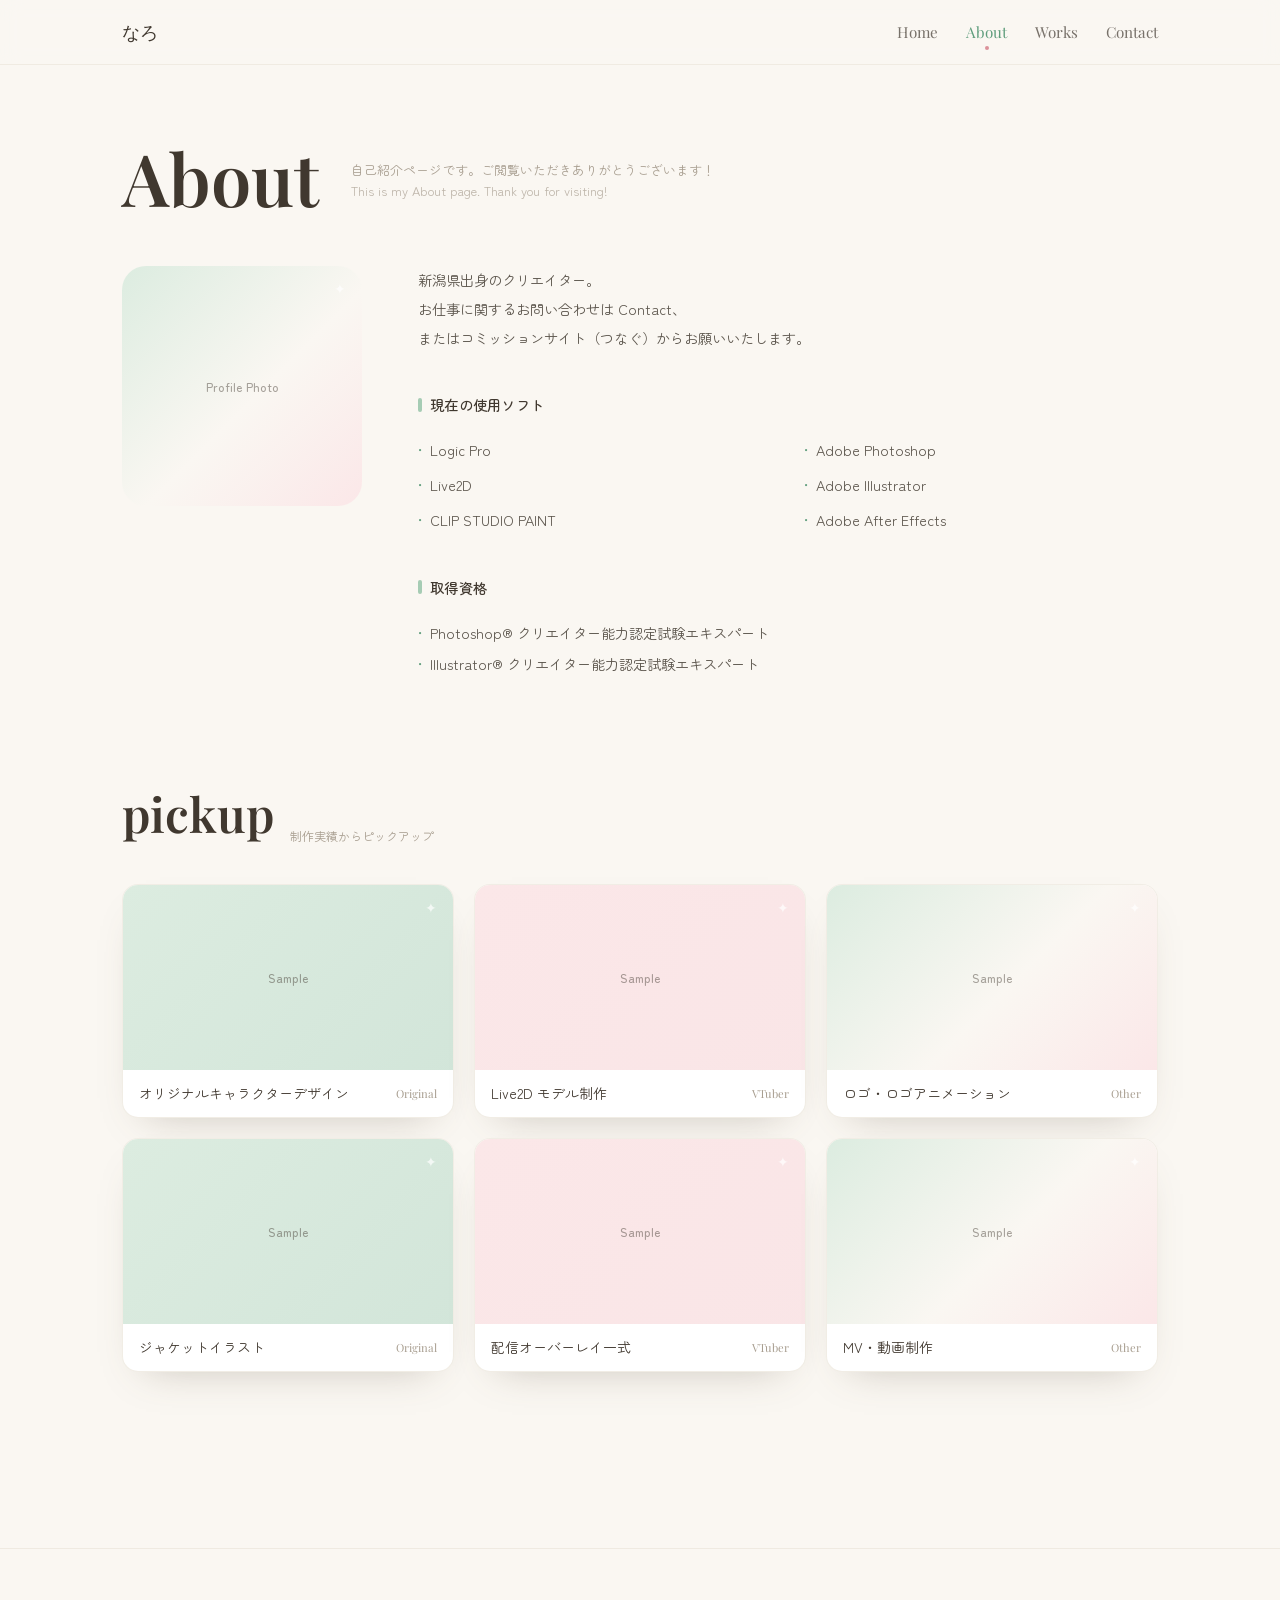
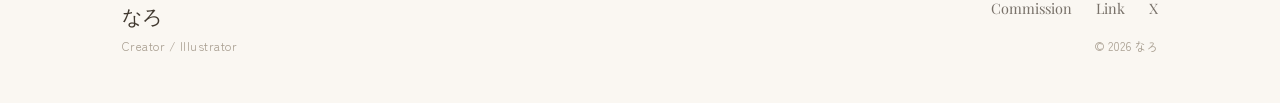
<file: about.html>
<!doctype html>
<html lang="ja">
  <head>
    <meta charset="utf-8" />
    <meta name="viewport" content="width=device-width, initial-scale=1" />
    <title>About — なろ</title>
    <meta name="description" content="プロフィール・使用ソフト・取得資格・ピックアップ作品。" />
    <link rel="preconnect" href="https://fonts.googleapis.com" />
    <link rel="preconnect" href="https://fonts.gstatic.com" crossorigin />
    <link
      href="https://fonts.googleapis.com/css2?family=Playfair+Display:wght@400;500;600;700&family=Zen+Maru+Gothic:wght@400;500;700&display=swap"
      rel="stylesheet"
    />
    <link rel="stylesheet" href="style.css" />
  </head>
  <body>
    <!-- ============ ヘッダー ============ -->
    <header class="site-header">
      <div class="site-header__inner">
        <a href="index.html" class="brand">なろ</a>
        <nav class="site-nav">
          <a href="index.html">Home</a>
          <a href="about.html" class="active">About</a>
          <a href="works.html">Works</a>
          <a href="contact.html">Contact</a>
        </nav>
      </div>
    </header>

    <main class="page">
      <div class="page-head rise">
        <h1>About</h1>
        <div class="page-head__sub">
          <p>自己紹介ページです。ご閲覧いただきありがとうございます！</p>
          <p><span>This is my About page. Thank you for visiting!</span></p>
        </div>
      </div>

      <!-- ============ プロフィール ============ -->
      <section class="profile">
        <div>
          <!-- TODO: プロフィール写真に差し替え →
               <img src="images/profile.jpg" alt="プロフィール写真" class="round-xl" /> -->
          <div class="ph ph--mixed ph--square round-xl">
            <span class="ph__label">Profile Photo</span>
          </div>
        </div>

        <div class="profile__body">
          <div class="intro">
            <p>新潟県出身のクリエイター。</p>
            <p>お仕事に関するお問い合わせは Contact、</p>
            <p>またはコミッションサイト（つなぐ）からお願いいたします。</p>
          </div>

          <div>
            <h3 class="sublabel">現在の使用ソフト</h3>
            <ul class="list list--2col">
              <li>Logic Pro</li>
              <li>Adobe Photoshop</li>
              <li>Live2D</li>
              <li>Adobe Illustrator</li>
              <li>CLIP STUDIO PAINT</li>
              <li>Adobe After Effects</li>
            </ul>
          </div>

          <div>
            <h3 class="sublabel">取得資格</h3>
            <ul class="list">
              <li>Photoshop® クリエイター能力認定試験エキスパート</li>
              <li>Illustrator® クリエイター能力認定試験エキスパート</li>
            </ul>
          </div>
        </div>
      </section>

      <!-- ============ pickup ============ -->
      <section style="margin-top: 6rem">
        <div class="section-title">
          <h2>pickup</h2>
          <p>制作実績からピックアップ</p>
        </div>
        <div class="grid-3" style="margin-top: 2rem">
          <article class="card">
            <div class="card__media">
              <div class="ph ph--sage"><span class="ph__label">Sample</span></div>
            </div>
            <div class="card__meta">
              <p class="card__title">オリジナルキャラクターデザイン</p>
              <span class="card__cat">Original</span>
            </div>
          </article>
          <article class="card">
            <div class="card__media">
              <div class="ph ph--blush"><span class="ph__label">Sample</span></div>
            </div>
            <div class="card__meta">
              <p class="card__title">Live2D モデル制作</p>
              <span class="card__cat">VTuber</span>
            </div>
          </article>
          <article class="card">
            <div class="card__media">
              <div class="ph ph--mixed"><span class="ph__label">Sample</span></div>
            </div>
            <div class="card__meta">
              <p class="card__title">ロゴ・ロゴアニメーション</p>
              <span class="card__cat">Other</span>
            </div>
          </article>
          <article class="card">
            <div class="card__media">
              <div class="ph ph--sage"><span class="ph__label">Sample</span></div>
            </div>
            <div class="card__meta">
              <p class="card__title">ジャケットイラスト</p>
              <span class="card__cat">Original</span>
            </div>
          </article>
          <article class="card">
            <div class="card__media">
              <div class="ph ph--blush"><span class="ph__label">Sample</span></div>
            </div>
            <div class="card__meta">
              <p class="card__title">配信オーバーレイ一式</p>
              <span class="card__cat">VTuber</span>
            </div>
          </article>
          <article class="card">
            <div class="card__media">
              <div class="ph ph--mixed"><span class="ph__label">Sample</span></div>
            </div>
            <div class="card__meta">
              <p class="card__title">MV・動画制作</p>
              <span class="card__cat">Other</span>
            </div>
          </article>
        </div>
      </section>
    </main>

    <!-- ============ フッター ============ -->
    <footer class="site-footer">
      <div class="site-footer__inner">
        <div>
          <p class="site-footer__name">なろ</p>
          <p class="site-footer__role">Creator / Illustrator</p>
        </div>
        <div class="site-footer__links">
          <nav class="social-nav">
            <a href="#" target="_blank" rel="noreferrer">Commission</a>
            <a href="#" target="_blank" rel="noreferrer">Link</a>
            <a href="#" target="_blank" rel="noreferrer">X</a>
          </nav>
          <p class="copyright">© <span id="year">2026</span> なろ</p>
        </div>
      </div>
    </footer>

    <script src="script.js"></script>
  </body>
</html>
</file>
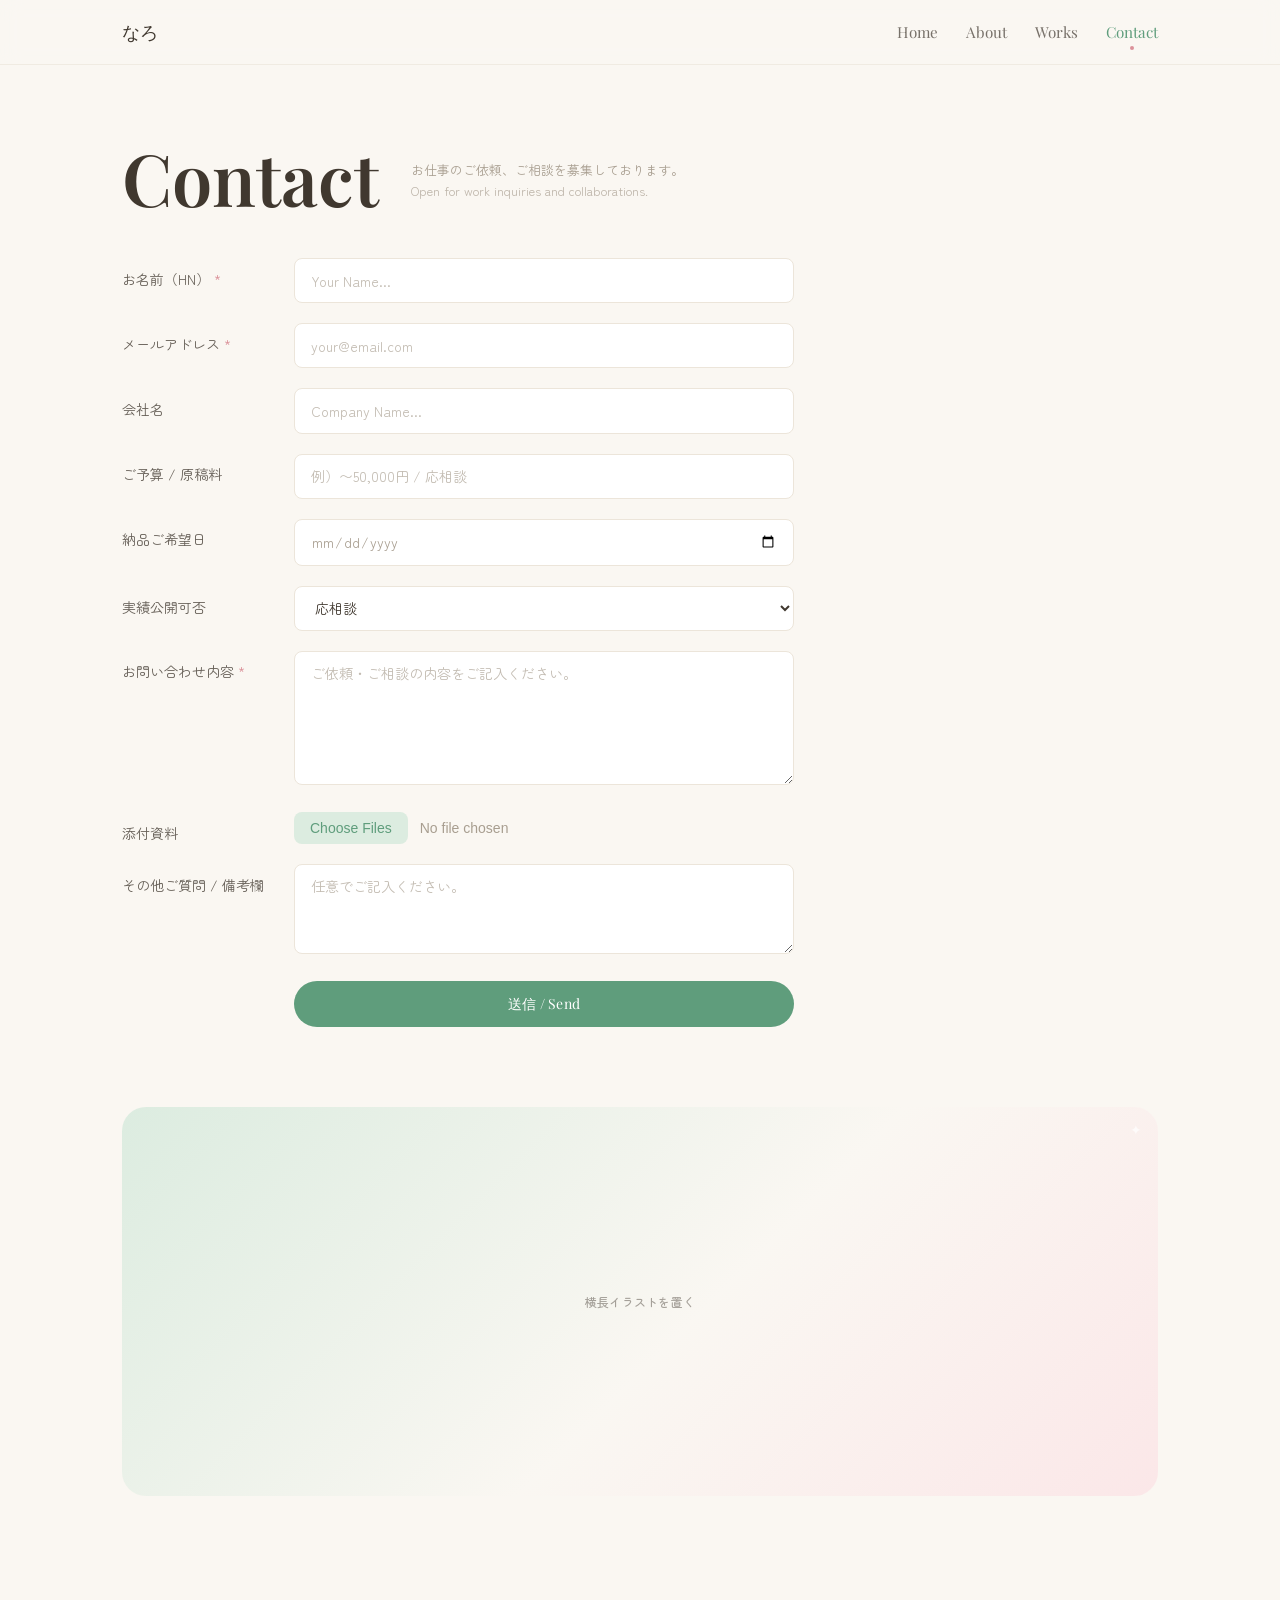
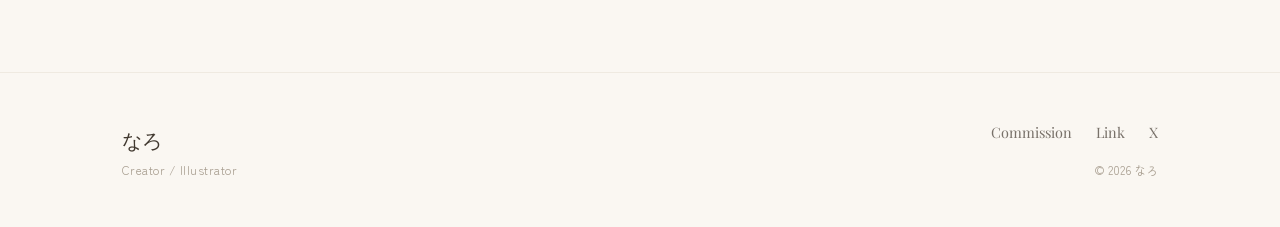
<file: contact.html>
<!doctype html>
<html lang="ja">
  <head>
    <meta charset="utf-8" />
    <meta name="viewport" content="width=device-width, initial-scale=1" />
    <title>Contact — なろ</title>
    <meta name="description" content="お仕事のご依頼・ご相談はこちらから。" />
    <link rel="preconnect" href="https://fonts.googleapis.com" />
    <link rel="preconnect" href="https://fonts.gstatic.com" crossorigin />
    <link
      href="https://fonts.googleapis.com/css2?family=Playfair+Display:wght@400;500;600;700&family=Zen+Maru+Gothic:wght@400;500;700&display=swap"
      rel="stylesheet"
    />
    <link rel="stylesheet" href="style.css" />
  </head>
  <body>
    <header class="site-header">
      <div class="site-header__inner">
        <a href="index.html" class="brand">なろ</a>
        <nav class="site-nav">
          <a href="index.html">Home</a>
          <a href="about.html">About</a>
          <a href="works.html">Works</a>
          <a href="contact.html" class="active">Contact</a>
        </nav>
      </div>
    </header>

    <main class="page">
      <div class="page-head rise">
        <h1>Contact</h1>
        <div class="page-head__sub">
          <p>お仕事のご依頼、ご相談を募集しております。</p>
          <p><span>Open for work inquiries and collaborations.</span></p>
        </div>
      </div>

      <!--
        ▼ 実際にメールを受け取る方法（どちらか）
        1) フォームサービス「Formspree」を使う（おすすめ・無料枠あり）
           → <form> タグを次のように変更してください：
             <form class="form" id="contact-form"
                   action="https://formspree.io/f/【あなたのID】" method="POST">
             （この場合、送信は Formspree 経由で実際にメールが届きます）
        2) メールソフトを起動する mailto を使う
           → 送信ボタンのリンク先を mailto:you@example.com にする 等
        ※ 今はJSで簡易バリデーション＋完了メッセージのみ表示します（送信はされません）。
      -->
      <form class="form" id="contact-form" novalidate>
        <div class="banner banner--error is-hidden" id="form-error">
          入力内容をご確認ください。
        </div>

        <div class="field-row">
          <label for="name">お名前（HN）<span class="req">*</span></label>
          <div>
            <input class="field" id="name" name="name" type="text" placeholder="Your Name..." />
            <p class="field-error is-hidden" data-error-for="name"></p>
          </div>
        </div>

        <div class="field-row">
          <label for="email">メールアドレス<span class="req">*</span></label>
          <div>
            <input class="field" id="email" name="email" type="email" placeholder="your@email.com" />
            <p class="field-error is-hidden" data-error-for="email"></p>
          </div>
        </div>

        <div class="field-row">
          <label for="company">会社名</label>
          <div>
            <input class="field" id="company" name="company" type="text" placeholder="Company Name..." />
          </div>
        </div>

        <div class="field-row">
          <label for="budget">ご予算 / 原稿料</label>
          <div>
            <input class="field" id="budget" name="budget" type="text" placeholder="例）〜50,000円 / 応相談" />
          </div>
        </div>

        <div class="field-row">
          <label for="deadline">納品ご希望日</label>
          <div>
            <input class="field" id="deadline" name="deadline" type="date" style="color: var(--ink-soft)" />
          </div>
        </div>

        <div class="field-row">
          <label for="publish">実績公開可否</label>
          <div>
            <select class="field" id="publish" name="publish">
              <option value="応相談">応相談</option>
              <option value="公開可">公開可</option>
              <option value="非公開">非公開希望</option>
            </select>
          </div>
        </div>

        <div class="field-row">
          <label for="message">お問い合わせ内容<span class="req">*</span></label>
          <div>
            <textarea class="field" id="message" name="message" rows="5" placeholder="ご依頼・ご相談の内容をご記入ください。"></textarea>
            <p class="field-error is-hidden" data-error-for="message"></p>
          </div>
        </div>

        <div class="field-row">
          <label for="files">添付資料</label>
          <div>
            <input class="field-file" id="files" name="files" type="file" multiple />
          </div>
        </div>

        <div class="field-row">
          <label for="notes">その他ご質問 / 備考欄</label>
          <div>
            <textarea class="field" id="notes" name="notes" rows="3" placeholder="任意でご記入ください。"></textarea>
          </div>
        </div>

        <div class="submit-row">
          <span></span>
          <button class="btn" type="submit">送信 / Send</button>
        </div>
      </form>

      <!-- 送信完了メッセージ -->
      <div class="thanks is-hidden rise" id="thanks">
        <h2>Thank you!</h2>
        <p>
          送信しました。お問い合わせいただきありがとうございます！<br />
          内容を確認のうえ、追ってご連絡いたします。
        </p>
      </div>

      <!-- ============ 横長イラスト ============ -->
      <div class="illust-wide">
        <!-- TODO: 横長イラストに差し替え →
             <img src="images/contact.jpg" alt="" class="round-xl" /> -->
        <div class="ph ph--mixed ph--wide round-xl">
          <span class="ph__label">横長イラストを置く</span>
        </div>
      </div>
    </main>

    <footer class="site-footer">
      <div class="site-footer__inner">
        <div>
          <p class="site-footer__name">なろ</p>
          <p class="site-footer__role">Creator / Illustrator</p>
        </div>
        <div class="site-footer__links">
          <nav class="social-nav">
            <a href="#" target="_blank" rel="noreferrer">Commission</a>
            <a href="#" target="_blank" rel="noreferrer">Link</a>
            <a href="#" target="_blank" rel="noreferrer">X</a>
          </nav>
          <p class="copyright">© <span id="year">2026</span> なろ</p>
        </div>
      </div>
    </footer>

    <script src="script.js"></script>
  </body>
</html>
</file>
<file: style.css>
/* =================================================================
 *  Portfolio — 素の HTML/CSS/JS（ビルド不要）
 *  配色を変えたいときは、まず下の :root 変数を触ってください。
 * ================================================================= */

:root {
  --cream: #faf7f2; /* 背景（あたたかいオフホワイト） */
  --surface: #ffffff;
  --ink: #40382f; /* 文字（真っ黒より柔らかいブラウン寄り） */
  --ink-soft: #a89e90; /* 補足テキスト */
  --line: #ece5da; /* 罫線 */

  --sage: #a6ccb4; /* メインのやさしい緑 */
  --sage-soft: #dcece0;
  --sage-deep: #5f9d7c; /* リンク・強調 */

  --blush: #f3c6c9; /* 差し色の桜ピンク（可愛さ担当） */
  --blush-soft: #fbe7e8;
  --blush-deep: #db929a;

  --shadow-soft: 0 18px 40px -24px rgba(95, 82, 63, 0.35);
  --serif: "Playfair Display", Georgia, "Times New Roman", serif;
  --sans: "Zen Maru Gothic", "Hiragino Kaku Gothic ProN", "Hiragino Sans",
    "Yu Gothic", Meiryo, sans-serif;
  --wrap: 1100px;
}

/* ---------- reset ---------- */
*,
*::before,
*::after {
  box-sizing: border-box;
  margin: 0;
  padding: 0;
}

html {
  scroll-behavior: smooth;
  scroll-padding-top: 5rem;
  -webkit-text-size-adjust: 100%;
}

body {
  min-height: 100%;
  background-color: var(--cream);
  color: var(--ink);
  font-family: var(--sans);
  line-height: 1.6;
  -webkit-font-smoothing: antialiased;
  text-rendering: optimizeLegibility;
}

img {
  max-width: 100%;
  display: block;
}
a {
  color: inherit;
  text-decoration: none;
}
button {
  font: inherit;
  cursor: pointer;
}

::selection {
  background: var(--blush);
  color: var(--ink);
}

.serif {
  font-family: var(--serif);
}
.wrap {
  max-width: var(--wrap);
  margin-inline: auto;
  padding-inline: 1.25rem;
}
@media (min-width: 640px) {
  .wrap {
    padding-inline: 2rem;
  }
}

.bg-paper {
  background-image:
    radial-gradient(circle at 20% 15%, rgba(166, 204, 180, 0.16), transparent 42%),
    radial-gradient(circle at 85% 85%, rgba(243, 198, 201, 0.16), transparent 45%);
}

/* ---------- header ---------- */
.site-header {
  position: sticky;
  top: 0;
  z-index: 40;
  border-bottom: 1px solid rgba(236, 229, 218, 0.7);
  background: rgba(250, 247, 242, 0.85);
  backdrop-filter: blur(10px);
}
.site-header__inner {
  max-width: var(--wrap);
  margin-inline: auto;
  padding: 1rem 1.25rem;
  display: flex;
  align-items: center;
  justify-content: space-between;
}
@media (min-width: 640px) {
  .site-header__inner {
    padding: 1rem 2rem;
  }
}
.brand {
  font-family: var(--serif);
  font-size: 1.125rem;
  letter-spacing: 0.02em;
  transition: opacity 0.2s;
}
.brand:hover {
  opacity: 0.7;
}
.site-nav {
  display: flex;
  align-items: center;
  gap: 1rem;
  font-family: var(--serif);
  font-size: 0.9rem;
}
@media (min-width: 640px) {
  .site-nav {
    gap: 1.75rem;
    font-size: 0.95rem;
  }
}
.site-nav a {
  position: relative;
  padding: 0.25rem 0;
  color: rgba(64, 56, 47, 0.7);
  transition: color 0.2s;
}
.site-nav a:hover {
  color: var(--ink);
}
.site-nav a.active {
  color: var(--sage-deep);
}
.site-nav a.active::after {
  content: "";
  position: absolute;
  left: 50%;
  bottom: -2px;
  width: 4px;
  height: 4px;
  border-radius: 999px;
  background: var(--blush-deep);
  transform: translateX(-50%);
}

/* ---------- footer ---------- */
.site-footer {
  margin-top: 6rem;
  border-top: 1px solid rgba(236, 229, 218, 0.7);
}
.site-footer__inner {
  max-width: var(--wrap);
  margin-inline: auto;
  padding: 3rem 1.25rem;
  display: flex;
  flex-direction: column;
  gap: 2rem;
}
@media (min-width: 640px) {
  .site-footer__inner {
    padding: 3rem 2rem;
    flex-direction: row;
    align-items: flex-end;
    justify-content: space-between;
  }
}
.site-footer__name {
  font-family: var(--serif);
  font-size: 1.25rem;
}
.site-footer__role {
  margin-top: 0.25rem;
  font-size: 0.75rem;
  letter-spacing: 0.04em;
  color: var(--ink-soft);
}
.site-footer__links {
  display: flex;
  flex-direction: column;
  gap: 1rem;
}
@media (min-width: 640px) {
  .site-footer__links {
    align-items: flex-end;
  }
}
.social-nav {
  display: flex;
  flex-wrap: wrap;
  gap: 0.5rem 1.5rem;
  font-family: var(--serif);
  font-size: 0.9rem;
  color: rgba(64, 56, 47, 0.7);
}
.social-nav a:hover {
  color: var(--sage-deep);
}
.copyright {
  font-size: 0.75rem;
  color: var(--ink-soft);
}

/* ---------- page heading ---------- */
.page {
  max-width: var(--wrap);
  margin-inline: auto;
  padding: 3.5rem 1.25rem;
}
@media (min-width: 640px) {
  .page {
    padding: 5rem 2rem;
  }
}
.page-head {
  display: flex;
  flex-direction: column;
  gap: 0.75rem;
}
@media (min-width: 640px) {
  .page-head {
    flex-direction: row;
    align-items: flex-end;
    gap: 2rem;
  }
}
.page-head h1 {
  font-family: var(--serif);
  font-weight: 600;
  font-size: 3.75rem;
  line-height: 0.9;
}
@media (min-width: 640px) {
  .page-head h1 {
    font-size: 4.5rem;
  }
}
.page-head__sub {
  font-size: 0.8rem;
  line-height: 1.7;
  color: var(--ink-soft);
}
@media (min-width: 640px) {
  .page-head__sub {
    padding-bottom: 0.5rem;
  }
}
.page-head__sub span {
  color: rgba(168, 158, 144, 0.75);
}

/* ---------- placeholder media ---------- */
.ph {
  position: relative;
  display: flex;
  align-items: center;
  justify-content: center;
  overflow: hidden;
  color: rgba(64, 56, 47, 0.45);
  font-size: 0.75rem;
  font-weight: 500;
  letter-spacing: 0.02em;
  text-align: center;
  background: linear-gradient(135deg, var(--sage-soft), rgba(166, 204, 180, 0.5));
}
.ph--blush {
  background: linear-gradient(135deg, var(--blush-soft), rgba(243, 198, 201, 0.45));
}
.ph--mixed {
  background: linear-gradient(135deg, var(--sage-soft), var(--cream) 55%, var(--blush-soft));
}
.ph::before {
  content: "✦";
  position: absolute;
  top: 0.75rem;
  right: 1rem;
  color: rgba(255, 255, 255, 0.7);
  font-size: 0.85rem;
}
.ph__label {
  position: relative;
  z-index: 1;
  max-width: 85%;
  padding-inline: 1rem;
}
.ph--square {
  aspect-ratio: 1 / 1;
}
.ph--43 {
  aspect-ratio: 4 / 3;
}
.ph--wide {
  aspect-ratio: 16 / 6;
}
.round-lg {
  border-radius: 1rem;
}
.round-xl {
  border-radius: 1.5rem;
}

/* ---------- about ---------- */
.profile {
  margin-top: 3.5rem;
  display: grid;
  gap: 2.5rem;
}
@media (min-width: 768px) {
  .profile {
    grid-template-columns: 15rem 1fr;
    gap: 3.5rem;
  }
}
.profile__body {
  display: flex;
  flex-direction: column;
  gap: 2.5rem;
}
.intro {
  font-size: 0.9rem;
  line-height: 2;
  color: rgba(64, 56, 47, 0.85);
}
.sublabel {
  display: inline-flex;
  align-items: center;
  gap: 0.5rem;
  font-size: 0.9rem;
  font-weight: 500;
  letter-spacing: 0.02em;
}
.sublabel::before {
  content: "";
  width: 4px;
  height: 14px;
  border-radius: 999px;
  background: var(--sage);
}
.list {
  margin-top: 1rem;
  font-size: 0.9rem;
  color: rgba(64, 56, 47, 0.85);
  list-style: none;
}
.list li {
  display: flex;
  align-items: flex-start;
  gap: 0.5rem;
  padding-block: 0.25rem;
}
.list li::before {
  content: "•";
  color: var(--sage-deep);
}
.list--2col {
  display: grid;
  grid-template-columns: 1fr;
  gap: 0.25rem 2rem;
}
@media (min-width: 640px) {
  .list--2col {
    grid-template-columns: 1fr 1fr;
  }
}

.section-title {
  display: flex;
  align-items: flex-end;
  gap: 1rem;
}
.section-title h2 {
  font-family: var(--serif);
  font-weight: 600;
  font-size: 2.25rem;
}
@media (min-width: 640px) {
  .section-title h2 {
    font-size: 3rem;
  }
}
.section-title p {
  padding-bottom: 0.4rem;
  font-size: 0.75rem;
  color: var(--ink-soft);
}

/* ---------- works grid & cards ---------- */
.grid-3 {
  display: grid;
  grid-template-columns: 1fr;
  gap: 1.25rem;
}
@media (min-width: 640px) {
  .grid-3 {
    grid-template-columns: 1fr 1fr;
  }
}
@media (min-width: 1024px) {
  .grid-3 {
    grid-template-columns: 1fr 1fr 1fr;
  }
}

.card {
  position: relative;
  overflow: hidden;
  border-radius: 1rem;
  border: 1px solid rgba(236, 229, 218, 0.7);
  background: var(--surface);
  box-shadow: var(--shadow-soft);
  transition:
    transform 0.3s,
    border-color 0.3s;
}
.card:hover {
  transform: translateY(-4px);
  border-color: rgba(166, 204, 180, 0.6);
}
.card__media {
  position: relative;
  aspect-ratio: 16 / 9;
  overflow: hidden;
}
.card__media img,
.card__media video,
.card__media iframe,
.card__media .ph {
  position: absolute;
  inset: 0;
  width: 100%;
  height: 100%;
  object-fit: cover;
  border: 0;
}
.card__media img {
  transition: transform 0.5s;
}
.card:hover .card__media img {
  transform: scale(1.04);
}
.card__meta {
  display: flex;
  align-items: center;
  justify-content: space-between;
  gap: 0.5rem;
  padding: 0.75rem 1rem;
}
.card__title {
  font-size: 0.875rem;
  overflow: hidden;
  text-overflow: ellipsis;
  white-space: nowrap;
}
.card__cat {
  flex-shrink: 0;
  font-family: var(--serif);
  font-size: 0.7rem;
  color: var(--ink-soft);
}

/* tabs */
.tabs {
  margin-bottom: 2rem;
  display: flex;
  flex-wrap: wrap;
  align-items: center;
  gap: 0.75rem 1.5rem;
  border-bottom: 1px solid rgba(236, 229, 218, 0.7);
  padding-bottom: 1rem;
}
.tab {
  position: relative;
  background: none;
  border: none;
  font-family: var(--serif);
  font-size: 0.9rem;
  color: rgba(64, 56, 47, 0.55);
  transition: color 0.2s;
}
@media (min-width: 640px) {
  .tab {
    font-size: 1rem;
  }
}
.tab:hover {
  color: var(--ink);
}
.tab.active {
  color: var(--sage-deep);
}
.tab.active::after {
  content: "";
  position: absolute;
  left: 0;
  bottom: -1.05rem;
  width: 100%;
  height: 2px;
  border-radius: 999px;
  background: var(--sage-deep);
}
.empty {
  padding-block: 4rem;
  text-align: center;
  font-size: 0.875rem;
  color: var(--ink-soft);
}
.is-hidden {
  display: none !important;
}

/* ---------- contact form ---------- */
.form {
  max-width: 42rem;
  margin-top: 3rem;
  display: flex;
  flex-direction: column;
  gap: 1.25rem;
}
.field-row {
  display: grid;
  gap: 0.4rem;
}
@media (min-width: 640px) {
  .field-row {
    grid-template-columns: 9.5rem 1fr;
    gap: 1.25rem;
  }
}
.field-row > label {
  font-size: 0.875rem;
  color: rgba(64, 56, 47, 0.8);
}
@media (min-width: 640px) {
  .field-row > label {
    padding-top: 0.6rem;
  }
}
.req {
  margin-left: 0.25rem;
  color: var(--blush-deep);
}
.field {
  width: 100%;
  border-radius: 0.5rem;
  border: 1px solid var(--line);
  background: var(--surface);
  padding: 0.65rem 1rem;
  font: inherit;
  font-size: 0.875rem;
  color: var(--ink);
  outline: none;
  transition:
    border-color 0.2s,
    box-shadow 0.2s;
}
.field::placeholder {
  color: rgba(168, 158, 144, 0.7);
}
.field:focus {
  border-color: var(--sage);
  box-shadow: 0 0 0 3px rgba(166, 204, 180, 0.3);
}
textarea.field {
  resize: vertical;
}
.field-file {
  width: 100%;
  font-size: 0.875rem;
  color: var(--ink-soft);
}
.field-file::file-selector-button {
  margin-right: 0.75rem;
  border: none;
  border-radius: 0.5rem;
  background: var(--sage-soft);
  color: var(--sage-deep);
  padding: 0.5rem 1rem;
  font: inherit;
  font-size: 0.875rem;
  cursor: pointer;
  transition: background 0.2s;
}
.field-file::file-selector-button:hover {
  background: rgba(166, 204, 180, 0.4);
}
.field-error {
  margin-top: 0.4rem;
  font-size: 0.75rem;
  color: var(--blush-deep);
}
.submit-row {
  display: grid;
}
@media (min-width: 640px) {
  .submit-row {
    grid-template-columns: 9.5rem 1fr;
    gap: 1.25rem;
  }
}
.btn {
  display: inline-flex;
  align-items: center;
  justify-content: center;
  gap: 0.5rem;
  border: none;
  border-radius: 999px;
  background: var(--sage-deep);
  color: #fff;
  padding: 0.75rem 2.5rem;
  font-family: var(--serif);
  font-size: 0.875rem;
  letter-spacing: 0.02em;
  box-shadow: var(--shadow-soft);
  transition: background 0.2s;
}
.btn:hover {
  background: var(--ink);
}
.btn:disabled {
  opacity: 0.6;
  cursor: not-allowed;
}
.banner {
  border-radius: 0.5rem;
  padding: 0.75rem 1rem;
  font-size: 0.875rem;
}
.banner--error {
  border: 1px solid rgba(243, 198, 201, 0.6);
  background: var(--blush-soft);
  color: var(--blush-deep);
}
.thanks {
  max-width: 42rem;
  margin-top: 3rem;
  border-radius: 1.5rem;
  border: 1px solid rgba(166, 204, 180, 0.5);
  background: rgba(220, 236, 224, 0.6);
  padding: 2rem;
  text-align: center;
}
.thanks h2 {
  font-family: var(--serif);
  font-weight: 600;
  font-size: 1.5rem;
  color: var(--sage-deep);
}
.thanks p {
  margin-top: 0.75rem;
  font-size: 0.875rem;
  line-height: 1.8;
  color: rgba(64, 56, 47, 0.8);
}
.illust-wide {
  margin-top: 5rem;
}

/* ================================================================= *
 *  HOME
 * ================================================================= */
.home {
  min-height: 100vh;
  display: flex;
  flex-direction: column;
}
@media (min-width: 768px) {
  .home {
    flex-direction: row;
  }
}

.hero {
  position: relative;
  width: 100%;
  min-height: 52vh;
  overflow: hidden;
  /* 読み込み中・レターボックスの隙間用のフォールバック背景 */
  background: linear-gradient(135deg, var(--sage-soft), var(--cream) 55%, var(--blush-soft));
}
@media (min-width: 768px) {
  .hero {
    flex: 1;
    min-height: 100vh;
  }
}
.hero__slide {
  position: absolute;
  inset: 0;
  opacity: 0;
  transition: opacity 1.2s ease-in-out;
}
.hero__slide.is-active {
  opacity: 1;
}
video.hero__slide {
  width: 100%;
  height: 100%;
  object-fit: cover;
}
.hero__slide--1 {
  background: linear-gradient(135deg, var(--sage-soft), var(--cream) 55%, var(--blush-soft));
}
.hero__slide--2 {
  background: linear-gradient(135deg, var(--blush-soft), var(--cream) 55%, var(--sage-soft));
}
.hero__slide--3 {
  background: linear-gradient(135deg, rgba(166, 204, 180, 0.45), var(--sage-soft) 60%, var(--cream));
}
.hero__slide--4 {
  background: linear-gradient(135deg, rgba(243, 198, 201, 0.4), var(--blush-soft) 60%, var(--cream));
}
.hero__blob {
  position: absolute;
  border-radius: 999px;
  background: rgba(255, 255, 255, 0.4);
  filter: blur(40px);
}
.hero__blob--1 {
  left: 18%;
  top: 24%;
  width: 6rem;
  height: 6rem;
}
.hero__blob--2 {
  right: 22%;
  top: 52%;
  width: 10rem;
  height: 10rem;
  background: rgba(255, 255, 255, 0.35);
}
.hero__deco {
  position: absolute;
  color: rgba(255, 255, 255, 0.6);
}
.hero__deco--star {
  bottom: 18%;
  left: 42%;
  font-size: 1.5rem;
}
.hero__deco--heart {
  right: 28%;
  top: 28%;
  font-size: 1.25rem;
  color: rgba(255, 255, 255, 0.5);
}
.hero__caption {
  position: absolute;
  bottom: 1.5rem;
  left: 1.5rem;
  display: inline-flex;
  align-items: center;
  gap: 0.5rem;
  border-radius: 999px;
  background: rgba(255, 255, 255, 0.5);
  padding: 0.4rem 1rem;
  font-size: 0.7rem;
  letter-spacing: 0.02em;
  color: rgba(64, 56, 47, 0.55);
  backdrop-filter: blur(4px);
}
@media (min-width: 640px) {
  .hero__caption {
    bottom: 2rem;
    left: 2rem;
  }
}
.dot {
  width: 6px;
  height: 6px;
  border-radius: 999px;
  background: var(--sage-deep);
}

.home-side {
  width: 100%;
  display: flex;
  flex-direction: column;
  justify-content: space-between;
  gap: 3rem;
  padding: 2.5rem 2rem;
}
@media (min-width: 768px) {
  .home-side {
    width: 20rem;
    padding: 4rem 3rem;
  }
}
@media (min-width: 1024px) {
  .home-side {
    width: 24rem;
    padding: 4rem 3.5rem;
  }
}
.home-brand__name {
  font-family: var(--serif);
  font-size: 1.5rem;
  line-height: 1.2;
}
.home-brand__role {
  margin-top: 0.4rem;
  font-size: 0.75rem;
  letter-spacing: 0.12em;
  color: var(--ink-soft);
}
.home-nav {
  display: flex;
  flex-direction: column;
  gap: 1.5rem;
}
.home-nav a {
  display: inline-flex;
  align-items: center;
  gap: 0.75rem;
  font-family: var(--serif);
  font-size: 1.875rem;
  transition: color 0.3s;
}
.home-nav a:hover {
  color: var(--sage-deep);
}
.home-nav a::before {
  content: "";
  width: 8px;
  height: 8px;
  border-radius: 999px;
  background: var(--blush-deep);
  opacity: 0;
  transition: opacity 0.3s;
}
.home-nav a:hover::before {
  opacity: 1;
}
.home-links__label {
  font-size: 0.7rem;
  text-transform: uppercase;
  letter-spacing: 0.25em;
  color: var(--ink-soft);
}
.home-links__list {
  margin-top: 0.75rem;
  display: flex;
  flex-wrap: wrap;
  gap: 0.5rem 1.25rem;
  font-family: var(--serif);
  font-size: 0.9rem;
  color: rgba(64, 56, 47, 0.75);
}
.home-links__list a:hover {
  color: var(--sage-deep);
}
.home-links__note {
  margin-top: 0.75rem;
  font-size: 0.75rem;
  line-height: 1.7;
  color: var(--ink-soft);
}

/* ---------- animations ---------- */
@media (prefers-reduced-motion: no-preference) {
  @keyframes rise {
    from {
      opacity: 0;
      transform: translateY(12px);
    }
    to {
      opacity: 1;
      transform: translateY(0);
    }
  }
  .rise {
    animation: rise 0.7s cubic-bezier(0.2, 0.7, 0.2, 1) both;
  }
  @keyframes float {
    0%,
    100% {
      transform: translateY(0) translateX(0);
    }
    50% {
      transform: translateY(-14px) translateX(6px);
    }
  }
  .float {
    animation: float 7s ease-in-out infinite;
  }
  .float-slow {
    animation: float 11s ease-in-out infinite;
  }
}

/* ---------- Works：動画カード & 拡大モーダル ---------- */
.card__media.has-video {
  cursor: pointer;
}

.modal {
  position: fixed;
  inset: 0;
  z-index: 100;
  display: flex;
  align-items: center;
  justify-content: center;
  padding: 5vw;
  /* 白いすりガラス（ほわっと） */
  background: rgba(255, 255, 255, 0.55);
  backdrop-filter: blur(18px) saturate(1.1);
  -webkit-backdrop-filter: blur(18px) saturate(1.1);
  /* ふわっと表示（すりガラスはゆっくりめに） */
  opacity: 0;
  transition: opacity 0.5s ease;
}
.modal.is-open {
  opacity: 1;
}
.modal[hidden] {
  display: none;
}
.modal__video {
  max-width: min(92vw, 1100px);
  max-height: 85vh;
  border-radius: 0.75rem;
  background: #000;
  box-shadow: 0 30px 90px -30px rgba(95, 82, 63, 0.45);
  opacity: 0;
  transform: scale(0.96);
  transition:
    opacity 0.45s ease,
    transform 0.5s cubic-bezier(0.2, 0.7, 0.2, 1);
}
.modal.is-open .modal__video {
  opacity: 1;
  transform: scale(1);
  /* 遅延なし（すりガラスと動画がほぼ同時にふわっと） */
  transition-delay: 0s;
}
.modal__close {
  position: absolute;
  top: 1.25rem;
  right: 1.5rem;
  width: 2.5rem;
  height: 2.5rem;
  border: 1px solid var(--line);
  border-radius: 999px;
  background: rgba(255, 255, 255, 0.9);
  color: var(--ink);
  font-size: 1.5rem;
  line-height: 1;
  cursor: pointer;
  box-shadow: var(--shadow-soft);
  transition: background 0.2s;
}
.modal__close:hover {
  background: #fff;
}
</file>
